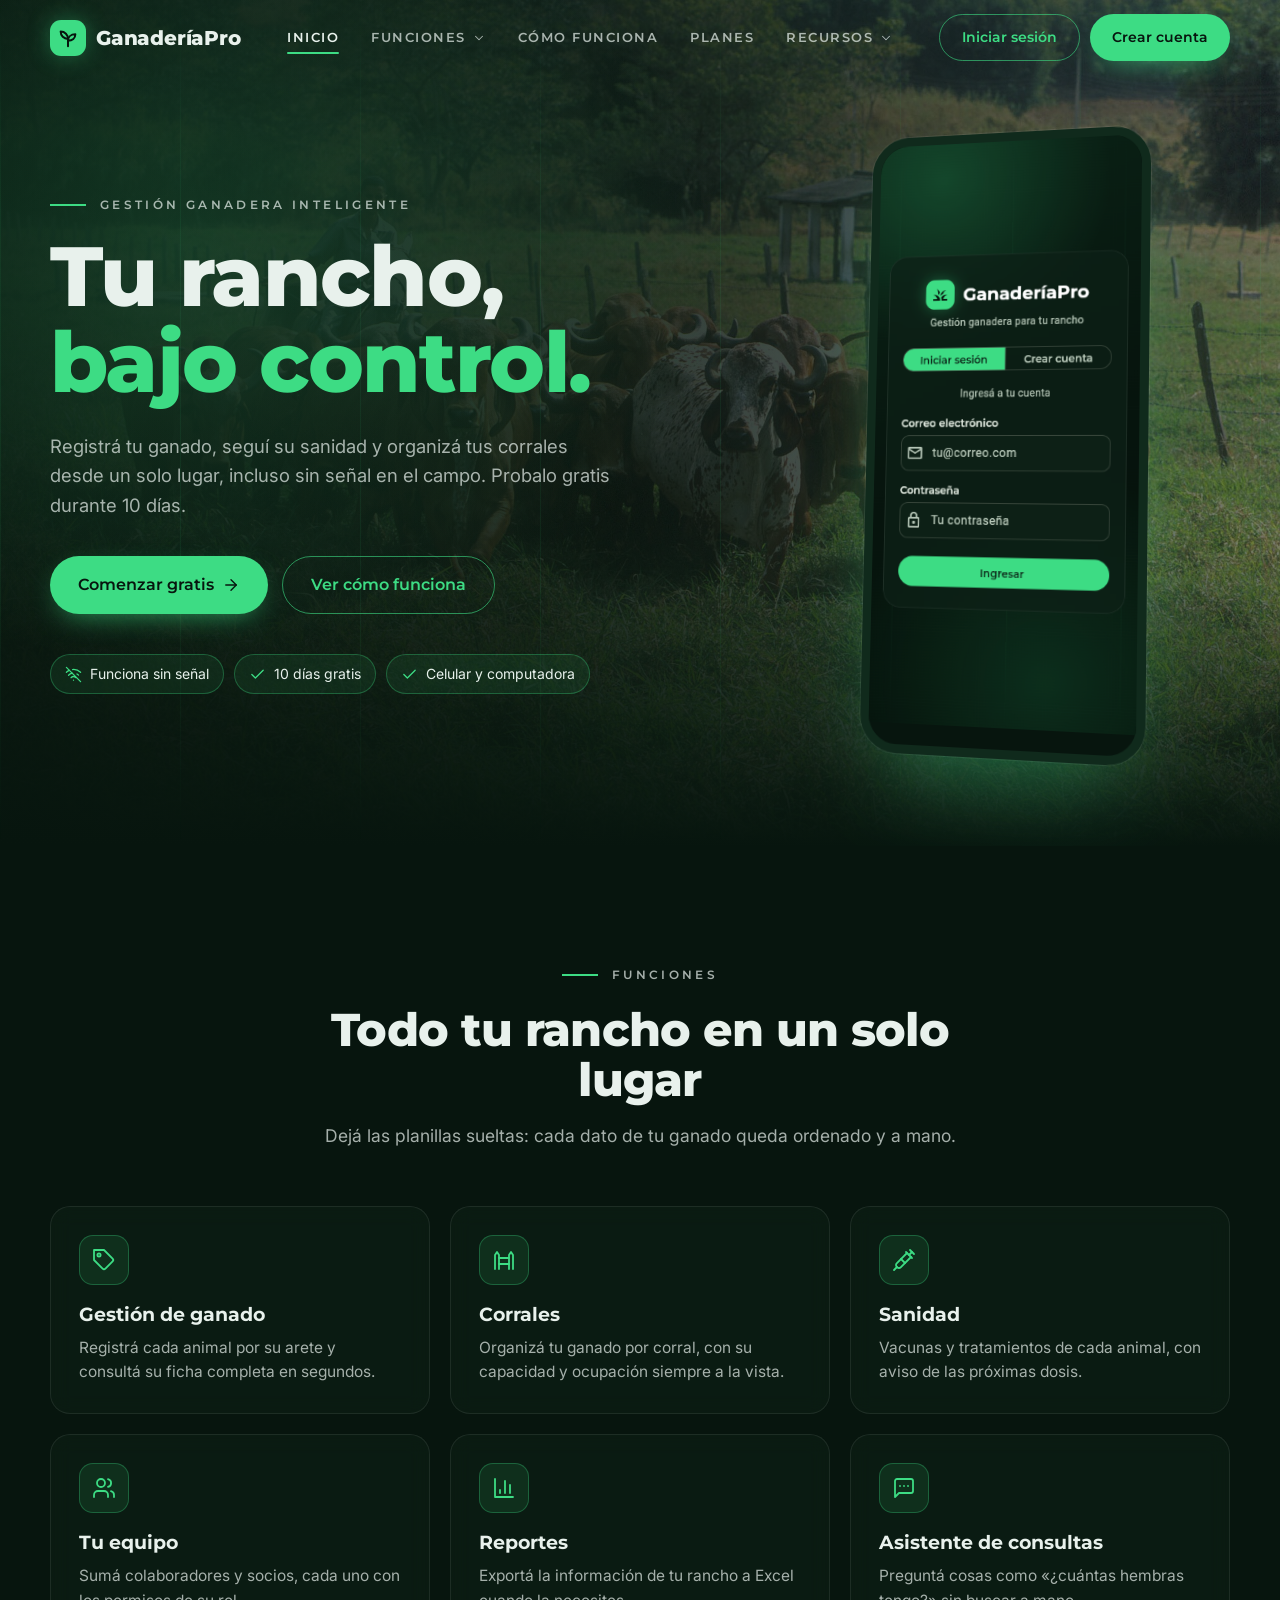
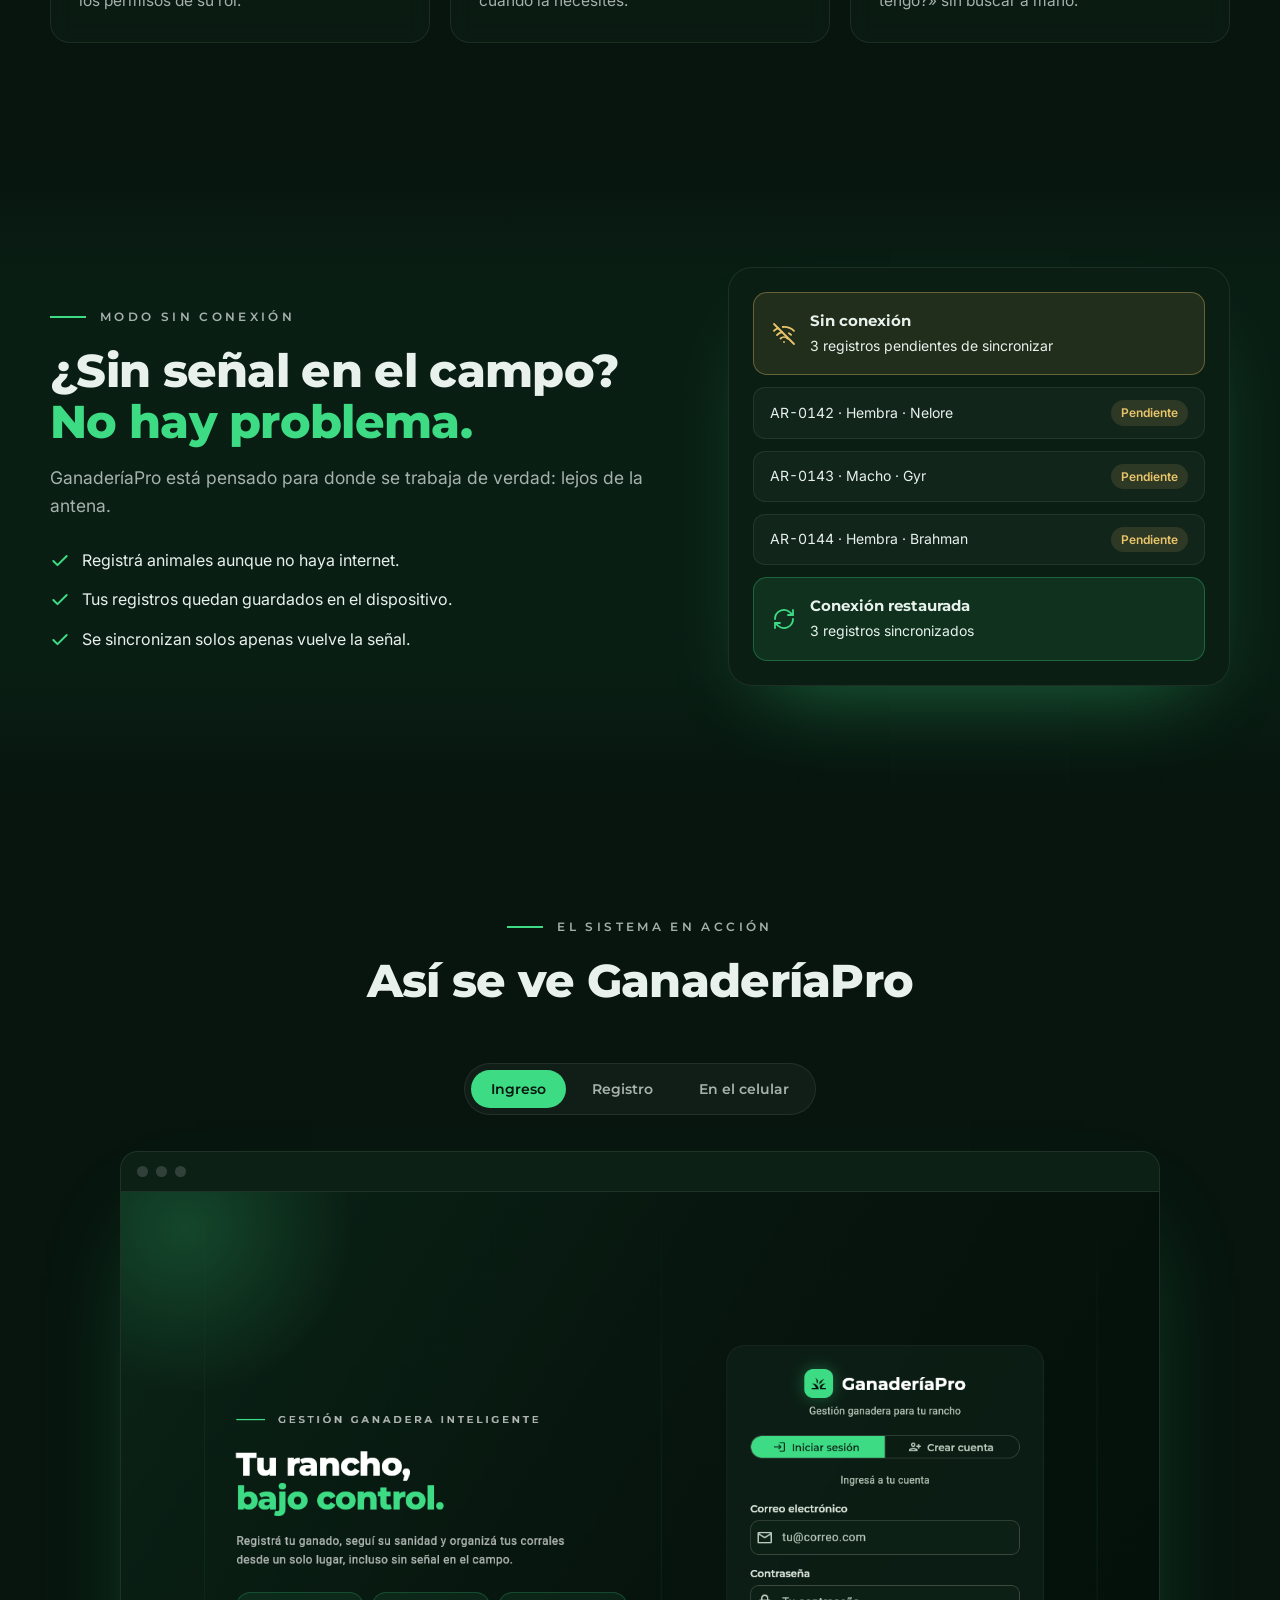
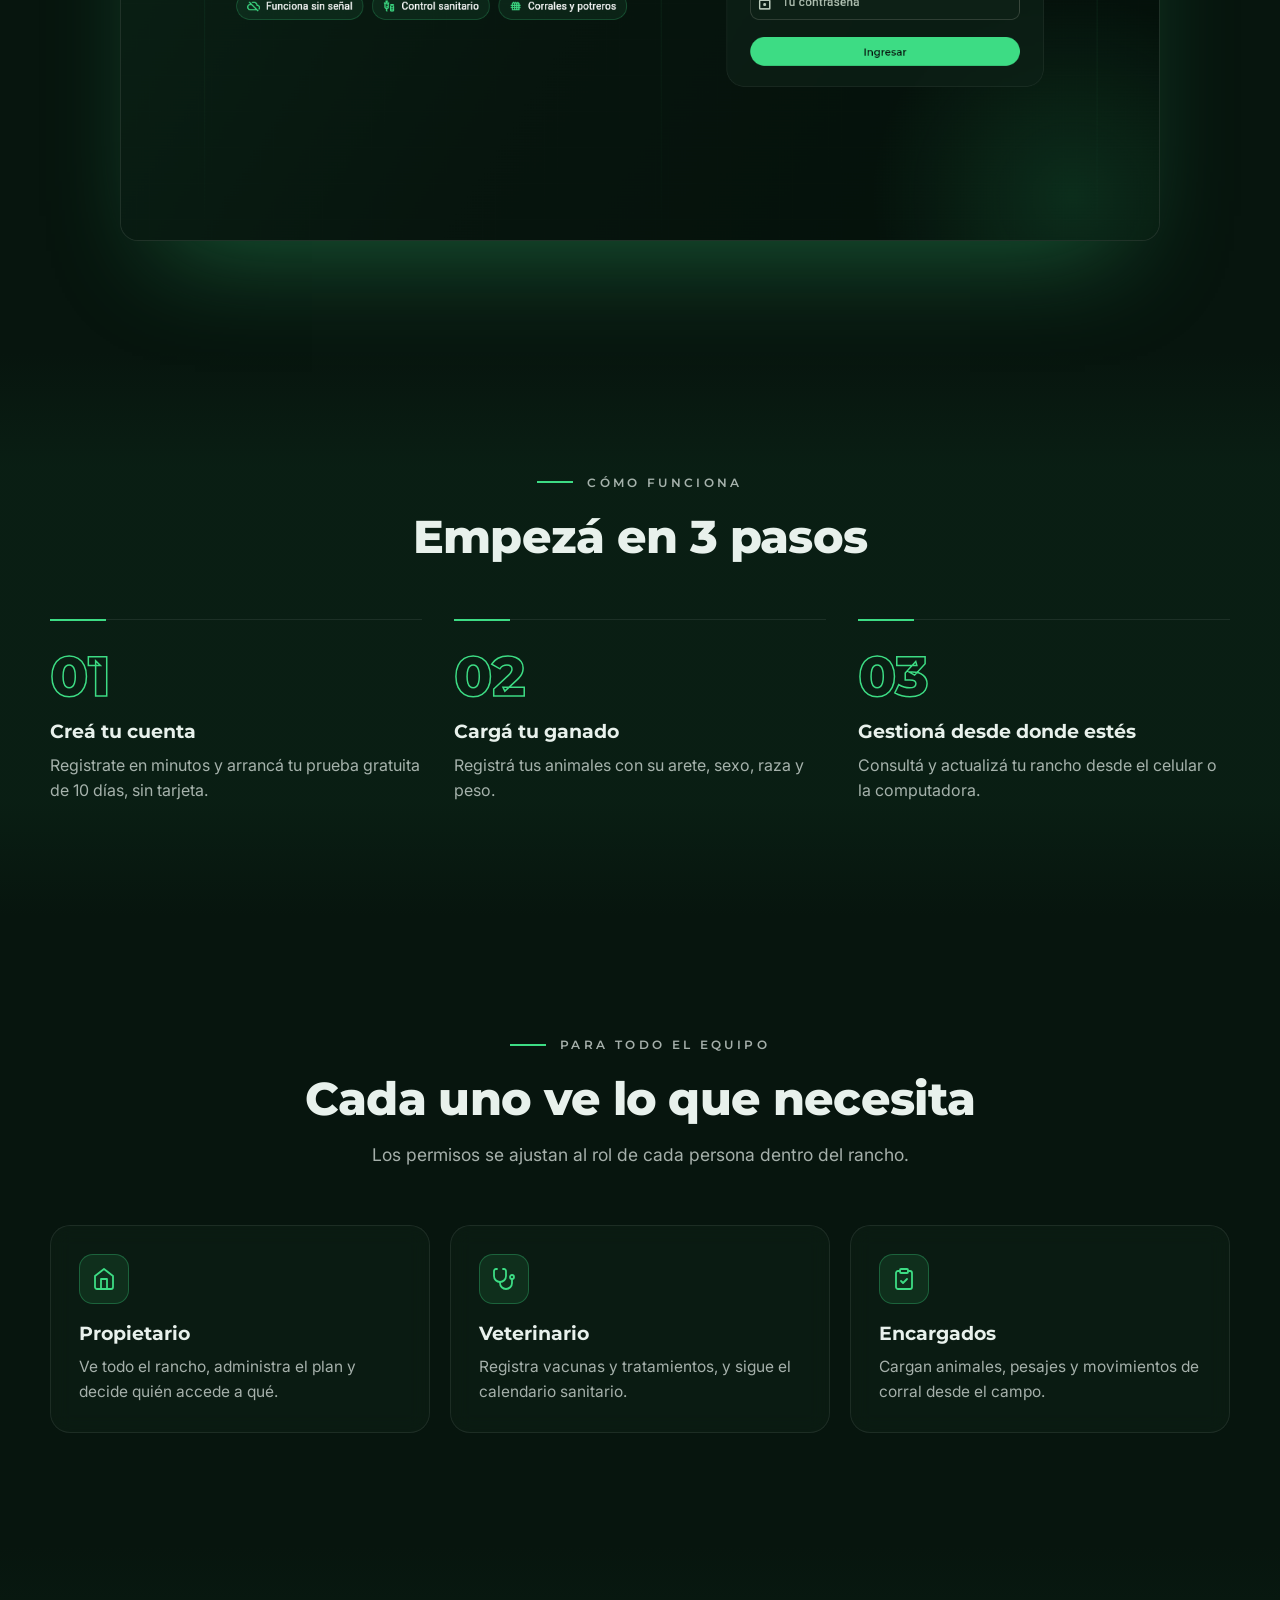
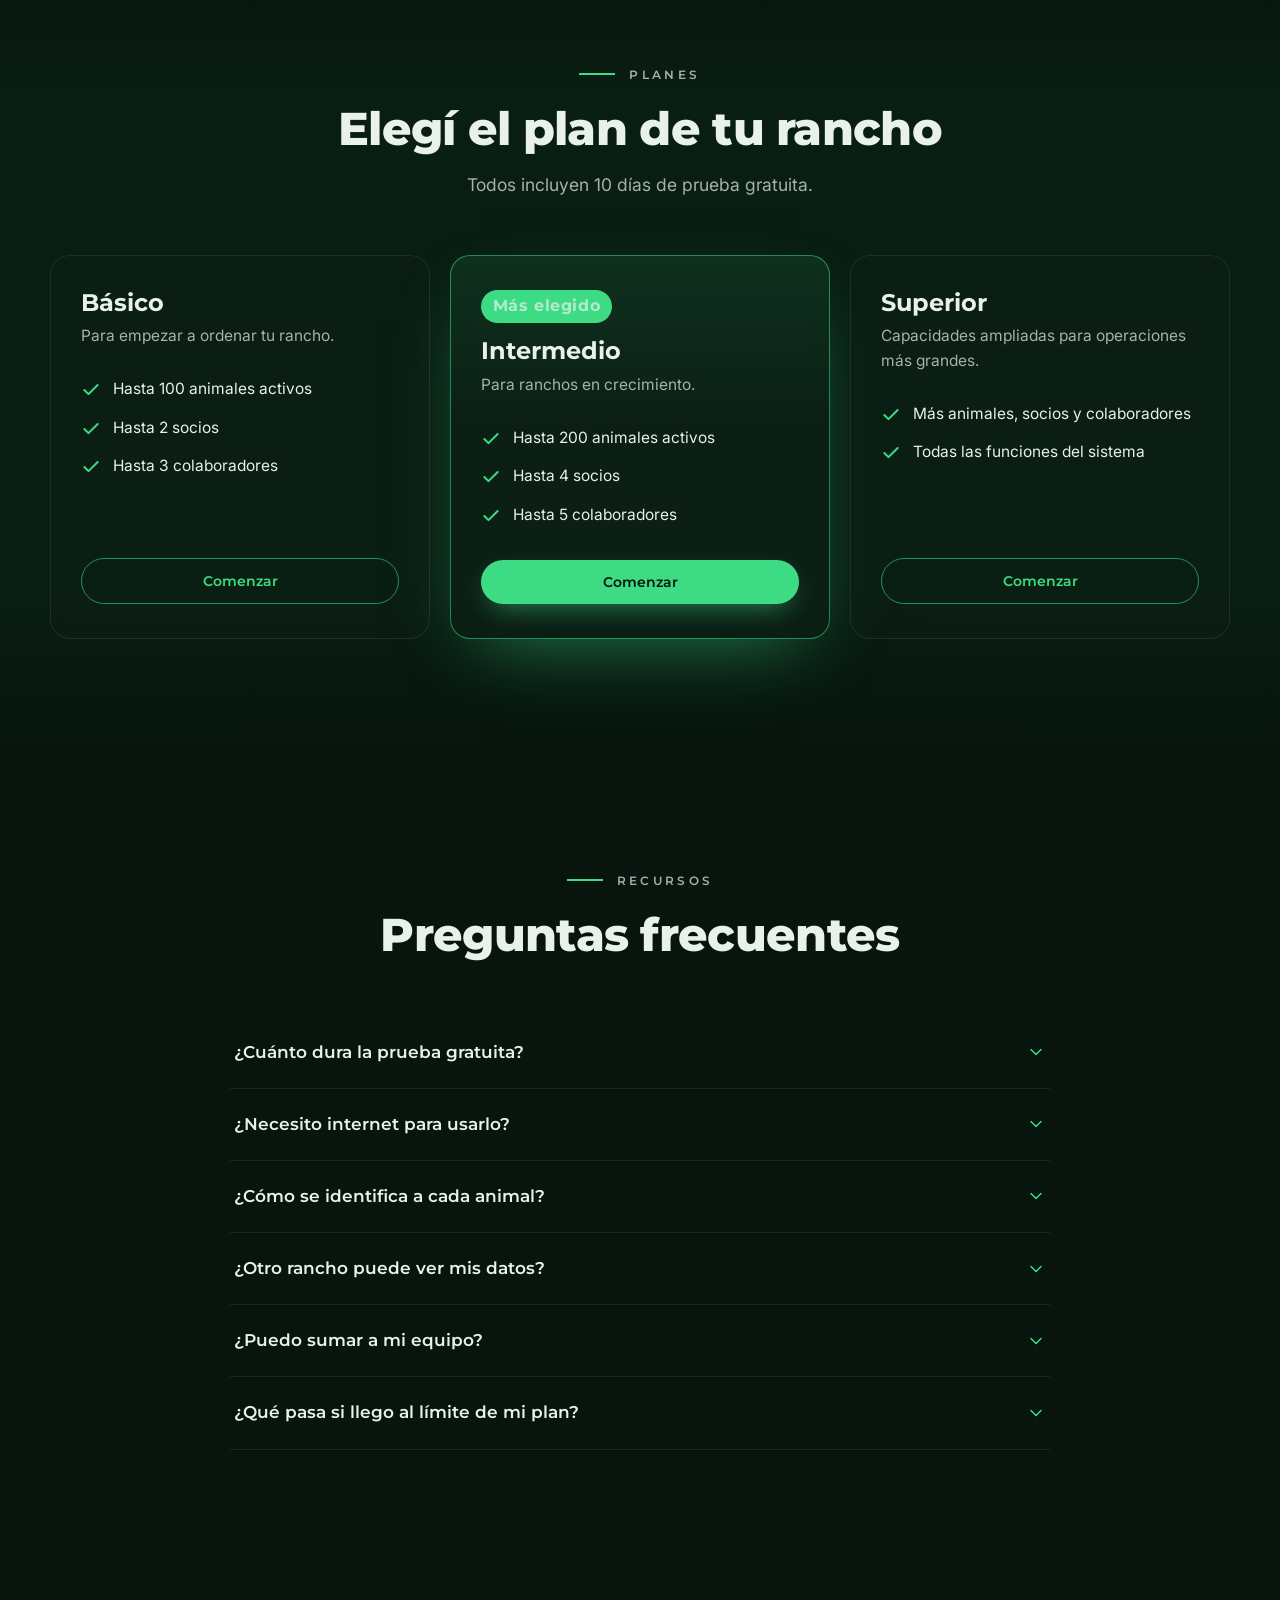
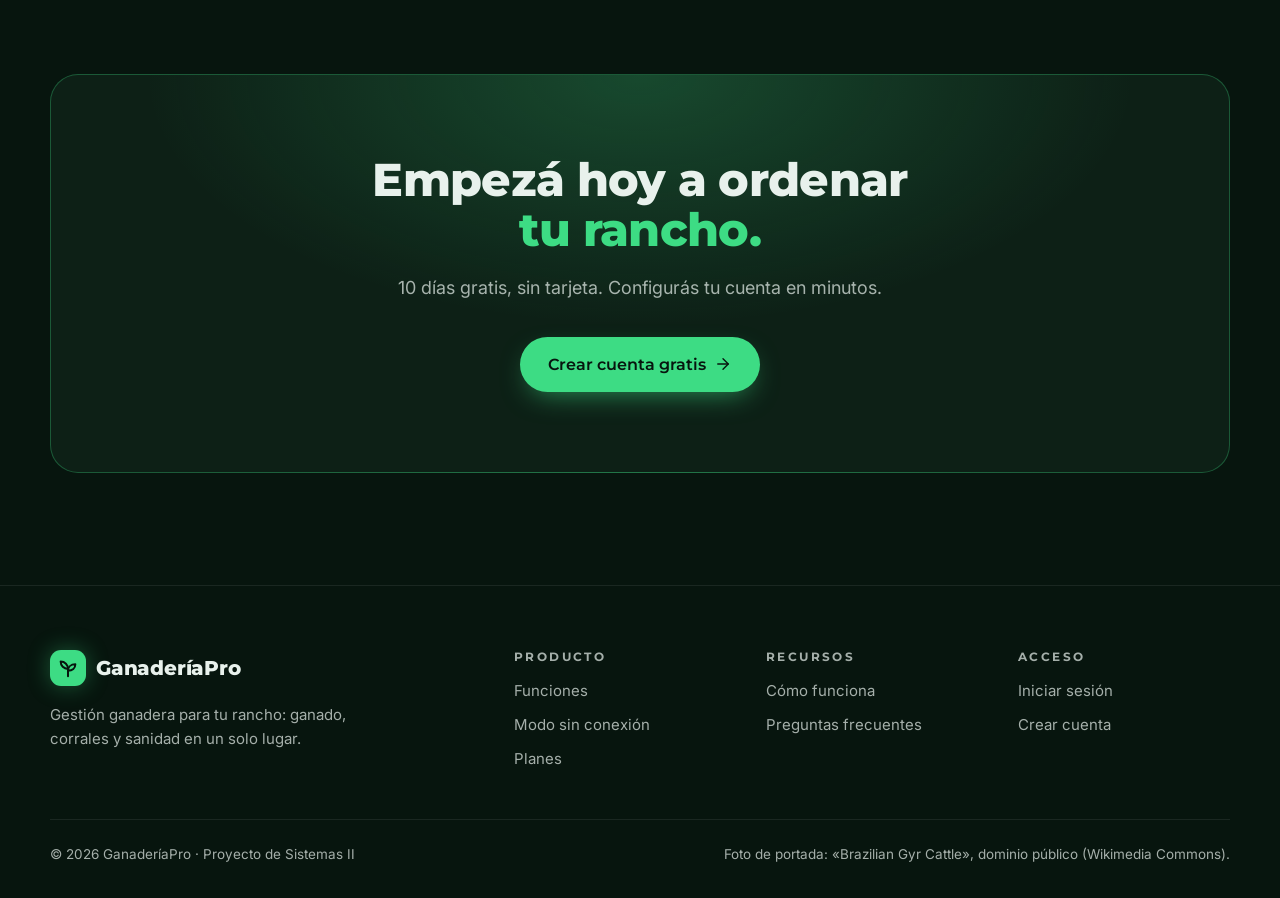
<file: GanaderiaPro.SitioPublico/index.html>
<!DOCTYPE html>
<html lang="es">
<head>
  <meta charset="UTF-8" />
  <meta name="viewport" content="width=device-width, initial-scale=1.0" />
  <title>GanaderíaPro — Gestión ganadera para tu rancho</title>
  <meta
    name="description"
    content="Registrá tu ganado, seguí su sanidad y organizá tus corrales desde un solo lugar, incluso sin señal en el campo. Prueba gratuita de 10 días."
  />
  <meta name="theme-color" content="#07150E" />
  <link rel="preconnect" href="https://fonts.googleapis.com" />
  <link rel="preconnect" href="https://fonts.gstatic.com" crossorigin />
  <link
    href="https://fonts.googleapis.com/css2?family=Inter:wght@400;500;600&family=Montserrat:wght@600;700;800&display=swap"
    rel="stylesheet"
  />
  <link rel="stylesheet" href="css/estilos.css" />
</head>
<body>
  <!-- Íconos propios (trazos simples), reutilizados con <use>. -->
  <svg class="sprite" aria-hidden="true">
    <symbol id="i-logo" viewBox="0 0 24 24"><path d="M12 21v-8" /><path d="M12 13C12 8.5 8.6 5 4 5c0 4.6 3.4 8 8 8Z" /><path d="M12 15c0-4.1 3.1-7 8-7 0 4-3.2 7-8 7Z" /></symbol>
    <symbol id="i-arete" viewBox="0 0 24 24"><path d="M20.6 13.4 13.4 20.6a2 2 0 0 1-2.8 0L2 12V2h10l8.6 8.6a2 2 0 0 1 0 2.8Z" /><circle cx="7" cy="7" r="1.6" /></symbol>
    <symbol id="i-corral" viewBox="0 0 24 24"><path d="M3 21V7l2-3 2 3v14" /><path d="M17 21V7l2-3 2 3v14" /><path d="M7 10h10" /><path d="M7 16h10" /></symbol>
    <symbol id="i-vacuna" viewBox="0 0 24 24"><path d="m18 2 4 4" /><path d="m17 7 3-3" /><path d="M19 9 8.7 19.3a2.4 2.4 0 0 1-3.4 0l-.6-.6a2.4 2.4 0 0 1 0-3.4L15 5" /><path d="m9 11 4 4" /><path d="m5 19-3 3" /><path d="m14 4 6 6" /></symbol>
    <symbol id="i-equipo" viewBox="0 0 24 24"><path d="M16 21v-2a4 4 0 0 0-4-4H6a4 4 0 0 0-4 4v2" /><circle cx="9" cy="7" r="4" /><path d="M22 21v-2a4 4 0 0 0-3-3.9" /><path d="M16 3.1a4 4 0 0 1 0 7.8" /></symbol>
    <symbol id="i-reporte" viewBox="0 0 24 24"><path d="M3 3v18h18" /><path d="M18 17V9" /><path d="M13 17V5" /><path d="M8 17v-3" /></symbol>
    <symbol id="i-asistente" viewBox="0 0 24 24"><path d="M21 15a2 2 0 0 1-2 2H7l-4 4V5a2 2 0 0 1 2-2h14a2 2 0 0 1 2 2Z" /><path d="M8 10h.01" /><path d="M12 10h.01" /><path d="M16 10h.01" /></symbol>
    <symbol id="i-sin-senal" viewBox="0 0 24 24"><path d="m2 2 20 20" /><path d="M8.5 16.5a5 5 0 0 1 7 0" /><path d="M2 8.8a15 15 0 0 1 4.2-2.6" /><path d="M10.7 5c4-.4 8.1.9 11.3 3.8" /><path d="M16.9 11.3a10 10 0 0 1 2.2 1.6" /><path d="M5 13a10 10 0 0 1 5.2-2.8" /><path d="M12 20h.01" /></symbol>
    <symbol id="i-check" viewBox="0 0 24 24"><path d="M20 6 9 17l-5-5" /></symbol>
    <symbol id="i-flecha" viewBox="0 0 24 24"><path d="M5 12h14" /><path d="m12 5 7 7-7 7" /></symbol>
    <symbol id="i-abajo" viewBox="0 0 24 24"><path d="m6 9 6 6 6-6" /></symbol>
    <symbol id="i-casa" viewBox="0 0 24 24"><path d="m3 9 9-7 9 7v11a2 2 0 0 1-2 2H5a2 2 0 0 1-2-2Z" /><path d="M9 22V12h6v10" /></symbol>
    <symbol id="i-estetoscopio" viewBox="0 0 24 24"><path d="M5 2H4a2 2 0 0 0-2 2v5a6 6 0 0 0 12 0V4a2 2 0 0 0-2-2h-1" /><path d="M8 15v1a6 6 0 0 0 12 0v-4" /><circle cx="20" cy="10" r="2" /></symbol>
    <symbol id="i-portapapeles" viewBox="0 0 24 24"><rect x="8" y="2" width="8" height="4" rx="1" /><path d="M16 4h2a2 2 0 0 1 2 2v14a2 2 0 0 1-2 2H6a2 2 0 0 1-2-2V6a2 2 0 0 1 2-2h2" /><path d="m9 14 2 2 4-4" /></symbol>
    <symbol id="i-sincronizar" viewBox="0 0 24 24"><path d="M21 12a9 9 0 0 1-15 6.7L3 16" /><path d="M3 12a9 9 0 0 1 15-6.7L21 8" /><path d="M21 3v5h-5" /><path d="M3 21v-5h5" /></symbol>
  </svg>

  <header class="encabezado" id="encabezado">
    <nav class="nav-contenedor" aria-label="Principal">
      <a href="#inicio" class="logo">
        <span class="logo-marca"><svg><use href="#i-logo" /></svg></span>
        GanaderíaPro
      </a>

      <button class="menu-toggle" id="menuToggle" aria-label="Abrir menú" aria-expanded="false" aria-controls="menu">
        <span></span><span></span><span></span>
      </button>

      <ul class="menu" id="menu">
        <li><a href="#inicio" class="enlace-menu">Inicio</a></li>
        <li class="desplegable">
          <button class="enlace-menu boton-desplegable" aria-expanded="false" aria-controls="menu-funciones">
            Funciones <svg class="chevron"><use href="#i-abajo" /></svg>
          </button>
          <ul class="submenu" id="menu-funciones">
            <li><a href="#f-ganado">Gestión de ganado</a></li>
            <li><a href="#f-corrales">Corrales</a></li>
            <li><a href="#f-sanidad">Sanidad</a></li>
            <li><a href="#sin-conexion">Modo sin conexión</a></li>
            <li><a href="#f-asistente">Asistente de consultas</a></li>
          </ul>
        </li>
        <li><a href="#como-funciona" class="enlace-menu">Cómo funciona</a></li>
        <li><a href="#planes" class="enlace-menu">Planes</a></li>
        <li class="desplegable">
          <button class="enlace-menu boton-desplegable" aria-expanded="false" aria-controls="menu-recursos">
            Recursos <svg class="chevron"><use href="#i-abajo" /></svg>
          </button>
          <ul class="submenu" id="menu-recursos">
            <li><a href="#faq">Preguntas frecuentes</a></li>
          </ul>
        </li>
        <li class="menu-solo-movil"><a href="#" class="boton boton-contorno" data-ruta="/login">Iniciar sesión</a></li>
        <li class="menu-solo-movil"><a href="#" class="boton boton-primario" data-ruta="/registro">Crear cuenta</a></li>
      </ul>

      <div class="acciones-header">
        <a href="#" class="boton boton-contorno" data-ruta="/login">Iniciar sesión</a>
        <a href="#" class="boton boton-primario" data-ruta="/registro">Crear cuenta</a>
      </div>
    </nav>
  </header>

  <main>
    <!-- Portada -->
    <section id="inicio" class="hero">
      <div class="hero-fondo" aria-hidden="true"></div>
      <div class="contenedor hero-contenido">
        <div class="hero-texto" data-revelar>
          <p class="eyebrow">Gestión ganadera inteligente</p>
          <h1>Tu rancho,<br /><span class="texto-verde">bajo control.</span></h1>
          <p class="hero-subtitulo">
            Registrá tu ganado, seguí su sanidad y organizá tus corrales desde un solo lugar,
            incluso sin señal en el campo. Probalo gratis durante 10 días.
          </p>
          <div class="hero-botones">
            <a href="#" class="boton boton-primario boton-grande" data-ruta="/registro">
              Comenzar gratis <svg class="icono-boton"><use href="#i-flecha" /></svg>
            </a>
            <a href="#como-funciona" class="boton boton-contorno boton-grande">Ver cómo funciona</a>
          </div>
          <ul class="hero-rasgos">
            <li><svg><use href="#i-sin-senal" /></svg>Funciona sin señal</li>
            <li><svg><use href="#i-check" /></svg>10 días gratis</li>
            <li><svg><use href="#i-check" /></svg>Celular y computadora</li>
          </ul>
        </div>
        <div class="hero-telefono" data-revelar aria-hidden="true">
          <div class="telefono">
            <img src="img/app-celular.png" alt="" />
          </div>
        </div>
      </div>
    </section>

    <!-- Funciones -->
    <section id="funciones" class="seccion">
      <div class="contenedor">
        <div class="encabezado-seccion" data-revelar>
          <p class="eyebrow">Funciones</p>
          <h2>Todo tu rancho en un solo lugar</h2>
          <p class="bajada">Dejá las planillas sueltas: cada dato de tu ganado queda ordenado y a mano.</p>
        </div>
        <div class="grilla-funciones">
          <article class="tarjeta" id="f-ganado" data-revelar>
            <span class="icono"><svg><use href="#i-arete" /></svg></span>
            <h3>Gestión de ganado</h3>
            <p>Registrá cada animal por su arete y consultá su ficha completa en segundos.</p>
          </article>
          <article class="tarjeta" id="f-corrales" data-revelar>
            <span class="icono"><svg><use href="#i-corral" /></svg></span>
            <h3>Corrales</h3>
            <p>Organizá tu ganado por corral, con su capacidad y ocupación siempre a la vista.</p>
          </article>
          <article class="tarjeta" id="f-sanidad" data-revelar>
            <span class="icono"><svg><use href="#i-vacuna" /></svg></span>
            <h3>Sanidad</h3>
            <p>Vacunas y tratamientos de cada animal, con aviso de las próximas dosis.</p>
          </article>
          <article class="tarjeta" id="f-equipo" data-revelar>
            <span class="icono"><svg><use href="#i-equipo" /></svg></span>
            <h3>Tu equipo</h3>
            <p>Sumá colaboradores y socios, cada uno con los permisos de su rol.</p>
          </article>
          <article class="tarjeta" id="f-reportes" data-revelar>
            <span class="icono"><svg><use href="#i-reporte" /></svg></span>
            <h3>Reportes</h3>
            <p>Exportá la información de tu rancho a Excel cuando la necesites.</p>
          </article>
          <article class="tarjeta" id="f-asistente" data-revelar>
            <span class="icono"><svg><use href="#i-asistente" /></svg></span>
            <h3>Asistente de consultas</h3>
            <p>Preguntá cosas como «¿cuántas hembras tengo?» sin buscar a mano.</p>
          </article>
        </div>
      </div>
    </section>

    <!-- Modo sin conexión -->
    <section id="sin-conexion" class="seccion seccion-destacada">
      <div class="contenedor dos-columnas">
        <div data-revelar>
          <p class="eyebrow">Modo sin conexión</p>
          <h2>¿Sin señal en el campo?<br /><span class="texto-verde">No hay problema.</span></h2>
          <p class="bajada">
            GanaderíaPro está pensado para donde se trabaja de verdad: lejos de la antena.
          </p>
          <ul class="lista-check">
            <li><svg><use href="#i-check" /></svg>Registrá animales aunque no haya internet.</li>
            <li><svg><use href="#i-check" /></svg>Tus registros quedan guardados en el dispositivo.</li>
            <li><svg><use href="#i-check" /></svg>Se sincronizan solos apenas vuelve la señal.</li>
          </ul>
        </div>
        <div class="estado-conexion" data-revelar aria-hidden="true">
          <div class="aviso aviso-sin-senal">
            <svg><use href="#i-sin-senal" /></svg>
            <div>
              <strong>Sin conexión</strong>
              <span>3 registros pendientes de sincronizar</span>
            </div>
          </div>
          <div class="registro-pendiente"><span>AR-0142 · Hembra · Nelore</span><em>Pendiente</em></div>
          <div class="registro-pendiente"><span>AR-0143 · Macho · Gyr</span><em>Pendiente</em></div>
          <div class="registro-pendiente"><span>AR-0144 · Hembra · Brahman</span><em>Pendiente</em></div>
          <div class="aviso aviso-ok">
            <svg><use href="#i-sincronizar" /></svg>
            <div>
              <strong>Conexión restaurada</strong>
              <span>3 registros sincronizados</span>
            </div>
          </div>
        </div>
      </div>
    </section>

    <!-- El sistema en acción -->
    <section id="demo" class="seccion">
      <div class="contenedor">
        <div class="encabezado-seccion" data-revelar>
          <p class="eyebrow">El sistema en acción</p>
          <h2>Así se ve GanaderíaPro</h2>
        </div>
        <div class="pestanas" role="tablist" aria-label="Pantallas del sistema" data-revelar>
          <button class="pestana activa" role="tab" aria-selected="true" aria-controls="panel-ingreso" id="tab-ingreso">Ingreso</button>
          <button class="pestana" role="tab" aria-selected="false" aria-controls="panel-registro" id="tab-registro">Registro</button>
          <button class="pestana" role="tab" aria-selected="false" aria-controls="panel-celular" id="tab-celular">En el celular</button>
        </div>
        <div class="vitrina" data-revelar>
          <div class="panel activo" role="tabpanel" id="panel-ingreso" aria-labelledby="tab-ingreso">
            <div class="navegador"><span></span><span></span><span></span></div>
            <img src="img/app-ingreso.png" alt="Pantalla de ingreso de GanaderíaPro" loading="lazy" />
          </div>
          <div class="panel" role="tabpanel" id="panel-registro" aria-labelledby="tab-registro" hidden>
            <div class="navegador"><span></span><span></span><span></span></div>
            <img src="img/app-registro.png" alt="Pantalla de registro con el plan Intermedio elegido" loading="lazy" />
          </div>
          <div class="panel panel-celular" role="tabpanel" id="panel-celular" aria-labelledby="tab-celular" hidden>
            <div class="telefono"><img src="img/app-celular.png" alt="GanaderíaPro en un celular" loading="lazy" /></div>
          </div>
        </div>
      </div>
    </section>

    <!-- Cómo funciona -->
    <section id="como-funciona" class="seccion seccion-destacada">
      <div class="contenedor">
        <div class="encabezado-seccion" data-revelar>
          <p class="eyebrow">Cómo funciona</p>
          <h2>Empezá en 3 pasos</h2>
        </div>
        <ol class="pasos">
          <li data-revelar>
            <span class="numero">01</span>
            <h3>Creá tu cuenta</h3>
            <p>Registrate en minutos y arrancá tu prueba gratuita de 10 días, sin tarjeta.</p>
          </li>
          <li data-revelar>
            <span class="numero">02</span>
            <h3>Cargá tu ganado</h3>
            <p>Registrá tus animales con su arete, sexo, raza y peso.</p>
          </li>
          <li data-revelar>
            <span class="numero">03</span>
            <h3>Gestioná desde donde estés</h3>
            <p>Consultá y actualizá tu rancho desde el celular o la computadora.</p>
          </li>
        </ol>
      </div>
    </section>

    <!-- Para quién es -->
    <section id="para-quien" class="seccion">
      <div class="contenedor">
        <div class="encabezado-seccion" data-revelar>
          <p class="eyebrow">Para todo el equipo</p>
          <h2>Cada uno ve lo que necesita</h2>
          <p class="bajada">Los permisos se ajustan al rol de cada persona dentro del rancho.</p>
        </div>
        <div class="grilla-roles">
          <article class="tarjeta" data-revelar>
            <span class="icono"><svg><use href="#i-casa" /></svg></span>
            <h3>Propietario</h3>
            <p>Ve todo el rancho, administra el plan y decide quién accede a qué.</p>
          </article>
          <article class="tarjeta" data-revelar>
            <span class="icono"><svg><use href="#i-estetoscopio" /></svg></span>
            <h3>Veterinario</h3>
            <p>Registra vacunas y tratamientos, y sigue el calendario sanitario.</p>
          </article>
          <article class="tarjeta" data-revelar>
            <span class="icono"><svg><use href="#i-portapapeles" /></svg></span>
            <h3>Encargados</h3>
            <p>Cargan animales, pesajes y movimientos de corral desde el campo.</p>
          </article>
        </div>
      </div>
    </section>

    <!-- Planes -->
    <section id="planes" class="seccion seccion-destacada">
      <div class="contenedor">
        <div class="encabezado-seccion" data-revelar>
          <p class="eyebrow">Planes</p>
          <h2>Elegí el plan de tu rancho</h2>
          <p class="bajada">Todos incluyen 10 días de prueba gratuita.</p>
        </div>
        <div class="grilla-planes">
          <article class="tarjeta plan" data-revelar>
            <h3>Básico</h3>
            <p class="plan-descripcion">Para empezar a ordenar tu rancho.</p>
            <ul class="lista-check">
              <li><svg><use href="#i-check" /></svg>Hasta 100 animales activos</li>
              <li><svg><use href="#i-check" /></svg>Hasta 2 socios</li>
              <li><svg><use href="#i-check" /></svg>Hasta 3 colaboradores</li>
            </ul>
            <a href="#" class="boton boton-contorno" data-ruta="/registro?plan=Basico">Comenzar</a>
          </article>
          <article class="tarjeta plan plan-destacado" data-revelar>
            <p class="etiqueta">Más elegido</p>
            <h3>Intermedio</h3>
            <p class="plan-descripcion">Para ranchos en crecimiento.</p>
            <ul class="lista-check">
              <li><svg><use href="#i-check" /></svg>Hasta 200 animales activos</li>
              <li><svg><use href="#i-check" /></svg>Hasta 4 socios</li>
              <li><svg><use href="#i-check" /></svg>Hasta 5 colaboradores</li>
            </ul>
            <a href="#" class="boton boton-primario" data-ruta="/registro?plan=Intermedio">Comenzar</a>
          </article>
          <article class="tarjeta plan" data-revelar>
            <h3>Superior</h3>
            <p class="plan-descripcion">Capacidades ampliadas para operaciones más grandes.</p>
            <ul class="lista-check">
              <li><svg><use href="#i-check" /></svg>Más animales, socios y colaboradores</li>
              <li><svg><use href="#i-check" /></svg>Todas las funciones del sistema</li>
            </ul>
            <a href="#" class="boton boton-contorno" data-ruta="/registro?plan=Superior">Comenzar</a>
          </article>
        </div>
      </div>
    </section>

    <!-- Preguntas frecuentes -->
    <section id="faq" class="seccion">
      <div class="contenedor contenedor-angosto">
        <div class="encabezado-seccion" data-revelar>
          <p class="eyebrow">Recursos</p>
          <h2>Preguntas frecuentes</h2>
        </div>
        <div class="faq" data-revelar>
          <details>
            <summary>¿Cuánto dura la prueba gratuita?<svg><use href="#i-abajo" /></svg></summary>
            <p>Diez días, contados desde que creás tu cuenta. No te pedimos tarjeta para empezar.</p>
          </details>
          <details>
            <summary>¿Necesito internet para usarlo?<svg><use href="#i-abajo" /></svg></summary>
            <p>Para la mayoría de las funciones sí, pero podés registrar animales sin conexión: quedan guardados en el dispositivo y se sincronizan solos cuando vuelve la señal.</p>
          </details>
          <details>
            <summary>¿Cómo se identifica a cada animal?<svg><use href="#i-abajo" /></svg></summary>
            <p>Por su número de arete, que no se puede repetir dentro de tu rancho.</p>
          </details>
          <details>
            <summary>¿Otro rancho puede ver mis datos?<svg><use href="#i-abajo" /></svg></summary>
            <p>No. Cada rancho accede únicamente a su propia información.</p>
          </details>
          <details>
            <summary>¿Puedo sumar a mi equipo?<svg><use href="#i-abajo" /></svg></summary>
            <p>Sí. Podés sumar socios y colaboradores según tu plan, y cada uno trabaja con los permisos de su rol.</p>
          </details>
          <details>
            <summary>¿Qué pasa si llego al límite de mi plan?<svg><use href="#i-abajo" /></svg></summary>
            <p>El sistema te avisa cuando estás cerca del límite y te indica qué plan necesitás para seguir creciendo.</p>
          </details>
        </div>
      </div>
    </section>

    <!-- Llamado final -->
    <section id="empezar" class="seccion">
      <div class="contenedor">
        <div class="cta" data-revelar>
          <h2>Empezá hoy a ordenar<br /><span class="texto-verde">tu rancho.</span></h2>
          <p>10 días gratis, sin tarjeta. Configurás tu cuenta en minutos.</p>
          <a href="#" class="boton boton-primario boton-grande" data-ruta="/registro">
            Crear cuenta gratis <svg class="icono-boton"><use href="#i-flecha" /></svg>
          </a>
        </div>
      </div>
    </section>
  </main>

  <footer class="pie">
    <div class="contenedor pie-grilla">
      <div class="pie-marca">
        <a href="#inicio" class="logo">
          <span class="logo-marca"><svg><use href="#i-logo" /></svg></span>
          GanaderíaPro
        </a>
        <p>Gestión ganadera para tu rancho: ganado, corrales y sanidad en un solo lugar.</p>
      </div>
      <nav aria-label="Producto">
        <h4>Producto</h4>
        <a href="#funciones">Funciones</a>
        <a href="#sin-conexion">Modo sin conexión</a>
        <a href="#planes">Planes</a>
      </nav>
      <nav aria-label="Recursos">
        <h4>Recursos</h4>
        <a href="#como-funciona">Cómo funciona</a>
        <a href="#faq">Preguntas frecuentes</a>
      </nav>
      <nav aria-label="Acceso">
        <h4>Acceso</h4>
        <a href="#" data-ruta="/login">Iniciar sesión</a>
        <a href="#" data-ruta="/registro">Crear cuenta</a>
      </nav>
    </div>
    <div class="contenedor pie-legal">
      <p>&copy; 2026 GanaderíaPro · Proyecto de Sistemas II</p>
      <p>Foto de portada: «Brazilian Gyr Cattle», dominio público (Wikimedia Commons).</p>
    </div>
  </footer>

  <script src="js/script.js"></script>
</body>
</html>
</file>
<file: GanaderiaPro.SitioPublico/css/estilos.css>
/* ===== Identidad (mismos colores que la app) ===== */
:root {
  --verde-noche: #07150e;
  --verde-profundo: #0b2417;
  --superficie: rgba(13, 32, 22, 0.62);
  --superficie-solida: #0d2016;
  --verde: #3ddc84;
  --verde-suave: rgba(61, 220, 132, 0.1);
  --verde-borde: rgba(61, 220, 132, 0.3);
  --texto: #e8f1ec;
  --texto-suave: rgba(232, 241, 236, 0.7);
  --borde: rgba(255, 255, 255, 0.08);
  --ambar: #e9c46a;
  --radio: 20px;
  --fuente-titulos: 'Montserrat', system-ui, sans-serif;
  --fuente-texto: 'Inter', system-ui, sans-serif;
  --alto-encabezado: 76px;
}

*,
*::before,
*::after {
  box-sizing: border-box;
}

html {
  scroll-behavior: smooth;
}

body {
  margin: 0;
  background: var(--verde-noche);
  color: var(--texto);
  font-family: var(--fuente-texto);
  font-size: 16px;
  line-height: 1.6;
  -webkit-font-smoothing: antialiased;
}

::selection {
  background: var(--verde);
  color: var(--verde-noche);
}

img {
  max-width: 100%;
  display: block;
}

a {
  color: inherit;
  text-decoration: none;
}

h1,
h2,
h3,
h4 {
  font-family: var(--fuente-titulos);
  margin: 0;
  line-height: 1.1;
}

h1 {
  font-size: clamp(44px, 7vw, 84px);
  font-weight: 800;
  letter-spacing: -0.02em;
  line-height: 1.02;
}

h2 {
  font-size: clamp(30px, 4vw, 46px);
  font-weight: 800;
  letter-spacing: -0.015em;
}

h3 {
  font-size: 19px;
  font-weight: 700;
}

p {
  margin: 0;
}

[id] {
  scroll-margin-top: calc(var(--alto-encabezado) + 16px);
}

/* Íconos SVG de trazo */
.sprite {
  position: absolute;
  width: 0;
  height: 0;
  overflow: hidden;
}

svg:not(.sprite) {
  fill: none;
  stroke: currentColor;
  stroke-width: 1.8;
  stroke-linecap: round;
  stroke-linejoin: round;
}

.contenedor {
  width: min(1180px, 100% - 48px);
  margin-inline: auto;
}

.contenedor-angosto {
  width: min(820px, 100% - 48px);
}

.texto-verde {
  color: var(--verde);
}

.eyebrow {
  display: inline-flex;
  align-items: center;
  gap: 14px;
  font-family: var(--fuente-titulos);
  font-size: 12px;
  font-weight: 600;
  letter-spacing: 0.28em;
  text-transform: uppercase;
  color: var(--texto-suave);
  margin-bottom: 20px;
}

.eyebrow::before {
  content: '';
  width: 36px;
  height: 2px;
  background: var(--verde);
}

/* ===== Botones ===== */
.boton {
  display: inline-flex;
  align-items: center;
  justify-content: center;
  gap: 8px;
  padding: 11px 22px;
  border-radius: 999px;
  font-family: var(--fuente-titulos);
  font-size: 14px;
  font-weight: 600;
  white-space: nowrap;
  transition: transform 0.2s ease, background-color 0.2s ease, box-shadow 0.2s ease, border-color 0.2s ease;
}

.boton-primario {
  background: var(--verde);
  color: var(--verde-noche);
  box-shadow: 0 10px 28px -10px rgba(61, 220, 132, 0.65);
}

.boton-primario:hover {
  transform: translateY(-2px);
  background: #5be89a;
  box-shadow: 0 14px 34px -10px rgba(61, 220, 132, 0.8);
}

.boton-contorno {
  border: 1.5px solid rgba(61, 220, 132, 0.6);
  color: var(--verde);
}

.boton-contorno:hover {
  background: var(--verde-suave);
  border-color: var(--verde);
}

.boton-grande {
  padding: 15px 28px;
  font-size: 16px;
}

.icono-boton {
  width: 18px;
  height: 18px;
  transition: transform 0.2s ease;
}

.boton:hover .icono-boton {
  transform: translateX(3px);
}

/* ===== Encabezado ===== */
.encabezado {
  position: fixed;
  inset: 0 0 auto;
  z-index: 50;
  height: var(--alto-encabezado);
  transition: background-color 0.3s ease, border-color 0.3s ease, backdrop-filter 0.3s ease;
  border-bottom: 1px solid transparent;
}

.encabezado.con-fondo {
  background: rgba(7, 21, 14, 0.82);
  backdrop-filter: blur(14px);
  -webkit-backdrop-filter: blur(14px);
  border-bottom-color: var(--borde);
}

.nav-contenedor {
  width: min(1180px, 100% - 48px);
  height: 100%;
  margin-inline: auto;
  display: flex;
  align-items: center;
  gap: 32px;
}

.logo {
  display: inline-flex;
  align-items: center;
  gap: 10px;
  font-family: var(--fuente-titulos);
  font-size: 20px;
  font-weight: 800;
  letter-spacing: -0.01em;
}

.logo-marca {
  display: grid;
  place-items: center;
  width: 36px;
  height: 36px;
  border-radius: 11px;
  background: var(--verde);
  color: var(--verde-noche);
  box-shadow: 0 0 22px rgba(61, 220, 132, 0.35);
}

.logo-marca svg {
  width: 22px;
  height: 22px;
  stroke-width: 2.2;
}

.menu {
  list-style: none;
  margin: 0 0 0 auto;
  padding: 0;
  display: flex;
  align-items: center;
  gap: 4px;
}

.enlace-menu {
  position: relative;
  display: inline-flex;
  align-items: center;
  gap: 6px;
  padding: 10px 14px;
  background: none;
  border: 0;
  color: var(--texto-suave);
  font-family: var(--fuente-titulos);
  font-size: 12.5px;
  font-weight: 600;
  letter-spacing: 0.12em;
  text-transform: uppercase;
  cursor: pointer;
  transition: color 0.2s ease;
}

.enlace-menu::after {
  content: '';
  position: absolute;
  left: 14px;
  right: 14px;
  bottom: 4px;
  height: 2px;
  border-radius: 2px;
  background: var(--verde);
  transform: scaleX(0);
  transition: transform 0.25s ease;
}

.enlace-menu:hover,
.enlace-menu.activo {
  color: var(--texto);
}

.enlace-menu.activo::after {
  transform: scaleX(1);
}

.chevron {
  width: 14px;
  height: 14px;
  transition: transform 0.2s ease;
}

.desplegable {
  position: relative;
}

.submenu {
  list-style: none;
  margin: 0;
  padding: 8px;
  position: absolute;
  top: calc(100% + 10px);
  left: 0;
  min-width: 240px;
  background: rgba(13, 32, 22, 0.97);
  border: 1px solid var(--borde);
  border-radius: 16px;
  box-shadow: 0 24px 48px -16px rgba(0, 0, 0, 0.6);
  opacity: 0;
  visibility: hidden;
  transform: translateY(6px);
  transition: opacity 0.2s ease, transform 0.2s ease, visibility 0.2s;
}

/* Puente invisible para que el menú no se cierre al bajar el mouse. */
.submenu::before {
  content: '';
  position: absolute;
  inset: -12px 0 auto;
  height: 12px;
}

.submenu a {
  display: block;
  padding: 10px 14px;
  border-radius: 10px;
  color: var(--texto-suave);
  font-size: 14.5px;
  transition: background-color 0.2s ease, color 0.2s ease;
}

.submenu a:hover {
  background: var(--verde-suave);
  color: var(--texto);
}

.desplegable.abierto .submenu {
  opacity: 1;
  visibility: visible;
  transform: none;
}

.desplegable.abierto .chevron {
  transform: rotate(180deg);
}

@media (hover: hover) and (min-width: 961px) {
  .desplegable:hover .submenu,
  .desplegable:focus-within .submenu {
    opacity: 1;
    visibility: visible;
    transform: none;
  }

  .desplegable:hover .chevron {
    transform: rotate(180deg);
  }
}

.acciones-header {
  display: flex;
  gap: 10px;
}

.menu-solo-movil,
.menu-toggle {
  display: none;
}

/* ===== Portada ===== */
.hero {
  position: relative;
  min-height: clamp(660px, 94vh, 920px);
  display: flex;
  align-items: center;
  padding: calc(var(--alto-encabezado) + 40px) 0 80px;
  overflow: hidden;
}

.hero-fondo {
  position: absolute;
  inset: 0;
  background:
    radial-gradient(60% 70% at 15% 30%, rgba(61, 220, 132, 0.16), transparent 70%),
    linear-gradient(90deg, rgba(7, 21, 14, 0.97) 0%, rgba(7, 21, 14, 0.88) 42%, rgba(7, 21, 14, 0.55) 100%),
    linear-gradient(180deg, transparent 65%, var(--verde-noche) 100%),
    url('../img/portada-ganado.jpg') center 35% / cover no-repeat;
}

/* Líneas verticales finas, apenas visibles. */
.hero-fondo::after {
  content: '';
  position: absolute;
  inset: 0;
  background-image: linear-gradient(to right, rgba(61, 220, 132, 0.07) 1px, transparent 1px);
  background-size: 180px 100%;
  -webkit-mask-image: linear-gradient(to bottom, transparent, #000 25%, #000 70%, transparent);
  mask-image: linear-gradient(to bottom, transparent, #000 25%, #000 70%, transparent);
}

.hero-contenido {
  position: relative;
  display: grid;
  grid-template-columns: 1.2fr 0.8fr;
  align-items: center;
  gap: 48px;
}

.hero-subtitulo {
  margin-top: 26px;
  max-width: 560px;
  font-size: 18.5px;
  color: var(--texto-suave);
}

.hero-botones {
  display: flex;
  flex-wrap: wrap;
  gap: 14px;
  margin-top: 36px;
}

.hero-rasgos {
  list-style: none;
  margin: 40px 0 0;
  padding: 0;
  display: flex;
  flex-wrap: wrap;
  gap: 10px;
}

.hero-rasgos li {
  display: inline-flex;
  align-items: center;
  gap: 8px;
  padding: 8px 14px;
  border-radius: 999px;
  background: rgba(61, 220, 132, 0.08);
  border: 1px solid var(--verde-borde);
  font-size: 14px;
}

.hero-rasgos svg {
  width: 17px;
  height: 17px;
  color: var(--verde);
}

.hero-telefono {
  display: flex;
  justify-content: center;
  perspective: 1400px;
}

.hero-telefono .telefono {
  transform: rotateY(-14deg) rotateX(4deg);
  box-shadow: 0 40px 90px -30px rgba(61, 220, 132, 0.45), 0 0 0 1px var(--borde);
}

/* Marco de celular. La captura mide 528 px de ancho, pero la app ocupa
   solo los primeros 360: se amplía la imagen y el marco recorta el resto. */
.telefono {
  width: min(290px, 70vw);
  aspect-ratio: 360 / 780;
  overflow: hidden;
  border-radius: 38px;
  border: 9px solid #102a1c;
  background: var(--verde-noche);
}

.telefono img {
  width: calc(100% * 528 / 360);
  max-width: none;
}

/* ===== Secciones ===== */
.seccion {
  padding: 112px 0;
  position: relative;
}

.seccion-destacada {
  background: linear-gradient(180deg, transparent, rgba(11, 36, 23, 0.6) 20%, rgba(11, 36, 23, 0.6) 80%, transparent);
}

.encabezado-seccion {
  text-align: center;
  max-width: 680px;
  margin: 0 auto 56px;
}

.encabezado-seccion .eyebrow {
  justify-content: center;
}

.bajada {
  margin-top: 16px;
  color: var(--texto-suave);
  font-size: 17.5px;
}

.tarjeta {
  background: var(--superficie);
  border: 1px solid var(--borde);
  border-radius: var(--radio);
  padding: 28px;
  backdrop-filter: blur(10px);
  -webkit-backdrop-filter: blur(10px);
  transition: transform 0.3s ease, border-color 0.3s ease, box-shadow 0.3s ease;
}

.tarjeta:hover {
  transform: translateY(-4px);
  border-color: var(--verde-borde);
  box-shadow: 0 24px 50px -24px rgba(61, 220, 132, 0.35);
}

.tarjeta h3 {
  margin: 20px 0 10px;
}

.tarjeta p {
  color: var(--texto-suave);
  font-size: 15.5px;
}

.icono {
  display: grid;
  place-items: center;
  width: 50px;
  height: 50px;
  border-radius: 14px;
  background: var(--verde-suave);
  border: 1px solid var(--verde-borde);
  color: var(--verde);
}

.icono svg {
  width: 24px;
  height: 24px;
}

.grilla-funciones {
  display: grid;
  grid-template-columns: repeat(3, 1fr);
  gap: 20px;
}

.dos-columnas {
  display: grid;
  grid-template-columns: 1.1fr 0.9fr;
  align-items: center;
  gap: 64px;
}

.lista-check {
  list-style: none;
  margin: 28px 0 0;
  padding: 0;
  display: grid;
  gap: 14px;
}

.lista-check li {
  display: flex;
  align-items: flex-start;
  gap: 12px;
}

.lista-check svg {
  flex: none;
  width: 20px;
  height: 20px;
  margin-top: 3px;
  color: var(--verde);
  stroke-width: 2.4;
}

/* Maqueta del estado de conexión */
.estado-conexion {
  display: grid;
  gap: 12px;
  padding: 24px;
  border-radius: 24px;
  background: var(--superficie);
  border: 1px solid var(--borde);
  box-shadow: 0 40px 80px -40px rgba(61, 220, 132, 0.4);
}

.aviso {
  display: flex;
  align-items: center;
  gap: 14px;
  padding: 16px 18px;
  border-radius: 14px;
}

.aviso svg {
  flex: none;
  width: 24px;
  height: 24px;
}

.aviso strong {
  display: block;
  font-family: var(--fuente-titulos);
  font-size: 15px;
}

.aviso span {
  font-size: 14px;
  color: var(--texto-suave);
}

.aviso-sin-senal {
  background: rgba(233, 196, 106, 0.1);
  border: 1px solid rgba(233, 196, 106, 0.35);
  color: var(--ambar);
}

.aviso-ok {
  background: var(--verde-suave);
  border: 1px solid var(--verde-borde);
  color: var(--verde);
}

.aviso strong,
.aviso span {
  color: var(--texto);
}

.registro-pendiente {
  display: flex;
  justify-content: space-between;
  align-items: center;
  gap: 12px;
  padding: 12px 16px;
  border-radius: 12px;
  background: rgba(255, 255, 255, 0.03);
  border: 1px solid var(--borde);
  font-size: 14px;
  font-variant-numeric: tabular-nums;
}

.registro-pendiente em {
  font-style: normal;
  font-size: 12px;
  font-weight: 600;
  padding: 3px 10px;
  border-radius: 999px;
  color: var(--ambar);
  background: rgba(233, 196, 106, 0.12);
}

/* ===== El sistema en acción ===== */
.pestanas {
  display: flex;
  justify-content: center;
  gap: 6px;
  width: fit-content;
  margin: 0 auto 36px;
  padding: 6px;
  border-radius: 999px;
  background: rgba(255, 255, 255, 0.04);
  border: 1px solid var(--borde);
}

.pestana {
  padding: 10px 20px;
  border: 0;
  border-radius: 999px;
  background: none;
  color: var(--texto-suave);
  font-family: var(--fuente-titulos);
  font-size: 14px;
  font-weight: 600;
  cursor: pointer;
  transition: background-color 0.2s ease, color 0.2s ease;
}

.pestana:hover {
  color: var(--texto);
}

.pestana.activa {
  background: var(--verde);
  color: var(--verde-noche);
}

.vitrina {
  max-width: 1040px;
  margin: 0 auto;
}

.panel {
  border-radius: 18px;
  overflow: hidden;
  border: 1px solid var(--borde);
  background: var(--superficie-solida);
  box-shadow: 0 50px 100px -40px rgba(61, 220, 132, 0.35);
}

.panel[hidden] {
  display: none;
}

.navegador {
  display: flex;
  gap: 8px;
  padding: 14px 16px;
  border-bottom: 1px solid var(--borde);
}

.navegador span {
  width: 11px;
  height: 11px;
  border-radius: 50%;
  background: rgba(255, 255, 255, 0.15);
}

.panel-celular {
  display: flex;
  justify-content: center;
  padding: 8px 0;
  background: none;
  border: 0;
  box-shadow: none;
}

.panel-celular .telefono {
  box-shadow: 0 40px 90px -30px rgba(61, 220, 132, 0.45);
}

/* ===== Cómo funciona ===== */
.pasos {
  list-style: none;
  margin: 0;
  padding: 0;
  display: grid;
  grid-template-columns: repeat(3, 1fr);
  gap: 32px;
}

.pasos li {
  position: relative;
  padding-top: 28px;
  border-top: 1px solid var(--borde);
}

.pasos li::before {
  content: '';
  position: absolute;
  top: -1px;
  left: 0;
  width: 56px;
  height: 2px;
  background: var(--verde);
}

.numero {
  display: block;
  font-family: var(--fuente-titulos);
  font-size: 56px;
  font-weight: 800;
  line-height: 1;
  color: transparent;
  -webkit-text-stroke: 1.5px var(--verde);
}

.pasos h3 {
  margin: 18px 0 10px;
}

.pasos p {
  color: var(--texto-suave);
}

/* ===== Para quién ===== */
.grilla-roles {
  display: grid;
  grid-template-columns: repeat(3, 1fr);
  gap: 20px;
}

/* ===== Planes ===== */
.grilla-planes {
  display: grid;
  grid-template-columns: repeat(3, 1fr);
  gap: 20px;
  align-items: stretch;
}

.plan {
  display: flex;
  flex-direction: column;
  padding: 34px 30px;
}

.plan h3 {
  margin: 0;
  font-size: 24px;
}

.plan-descripcion {
  margin-top: 8px;
}

.plan .lista-check {
  margin-bottom: 32px;
  font-size: 15.5px;
}

.plan .boton {
  margin-top: auto;
}

.plan-destacado {
  position: relative;
  border-color: rgba(61, 220, 132, 0.55);
  background: linear-gradient(180deg, rgba(61, 220, 132, 0.1), var(--superficie) 45%);
  box-shadow: 0 30px 70px -30px rgba(61, 220, 132, 0.5);
}

.etiqueta {
  align-self: flex-start;
  margin-bottom: 16px;
  padding: 4px 12px;
  border-radius: 999px;
  background: var(--verde);
  color: var(--verde-noche);
  font-family: var(--fuente-titulos);
  font-size: 12px;
  font-weight: 700;
  letter-spacing: 0.04em;
}

/* ===== Preguntas frecuentes ===== */
.faq details {
  border-bottom: 1px solid var(--borde);
}

.faq summary {
  list-style: none;
  display: flex;
  justify-content: space-between;
  align-items: center;
  gap: 16px;
  padding: 22px 4px;
  font-family: var(--fuente-titulos);
  font-size: 17px;
  font-weight: 600;
  cursor: pointer;
  transition: color 0.2s ease;
}

.faq summary::-webkit-details-marker {
  display: none;
}

.faq summary:hover {
  color: var(--verde);
}

.faq summary svg {
  flex: none;
  width: 20px;
  height: 20px;
  color: var(--verde);
  transition: transform 0.25s ease;
}

.faq details[open] summary svg {
  transform: rotate(180deg);
}

.faq details p {
  padding: 0 4px 24px;
  color: var(--texto-suave);
  max-width: 680px;
}

/* ===== Llamado final ===== */
.cta {
  position: relative;
  overflow: hidden;
  text-align: center;
  padding: 80px 32px;
  border-radius: 28px;
  border: 1px solid var(--verde-borde);
  background:
    radial-gradient(60% 90% at 50% 0%, rgba(61, 220, 132, 0.22), transparent 70%),
    var(--superficie-solida);
}

.cta p {
  margin: 18px auto 34px;
  color: var(--texto-suave);
  font-size: 18px;
}

/* ===== Pie ===== */
.pie {
  border-top: 1px solid var(--borde);
  padding-top: 64px;
}

.pie-grilla {
  display: grid;
  grid-template-columns: 2fr 1fr 1fr 1fr;
  gap: 40px;
  padding-bottom: 48px;
}

.pie-marca p {
  margin-top: 16px;
  max-width: 340px;
  color: var(--texto-suave);
  font-size: 15px;
}

.pie nav {
  display: flex;
  flex-direction: column;
  gap: 10px;
}

.pie h4 {
  font-size: 12px;
  font-weight: 700;
  letter-spacing: 0.2em;
  text-transform: uppercase;
  color: var(--texto-suave);
  margin-bottom: 6px;
}

.pie nav a {
  color: var(--texto-suave);
  font-size: 15px;
  transition: color 0.2s ease;
}

.pie nav a:hover {
  color: var(--verde);
}

.pie-legal {
  display: flex;
  justify-content: space-between;
  gap: 16px;
  padding: 24px 0 32px;
  border-top: 1px solid var(--borde);
  font-size: 13.5px;
  color: var(--texto-suave);
}

/* ===== Aparición al hacer scroll (solo si hay JavaScript) ===== */
.js [data-revelar] {
  opacity: 0;
  transform: translateY(26px);
  transition: opacity 0.7s cubic-bezier(0.2, 0.7, 0.2, 1), transform 0.7s cubic-bezier(0.2, 0.7, 0.2, 1);
}

.js [data-revelar].visible {
  opacity: 1;
  transform: none;
}

@media (prefers-reduced-motion: reduce) {
  html {
    scroll-behavior: auto;
  }

  .js [data-revelar] {
    opacity: 1;
    transform: none;
    transition: none;
  }

  .tarjeta,
  .boton {
    transition: none;
  }
}

/* ===== Tablet y celular ===== */
@media (max-width: 960px) {
  .acciones-header {
    display: none;
  }

  .menu-toggle {
    display: flex;
    flex-direction: column;
    justify-content: center;
    gap: 5px;
    width: 44px;
    height: 44px;
    margin-left: auto;
    padding: 0 10px;
    border-radius: 12px;
    border: 1px solid var(--borde);
    background: rgba(255, 255, 255, 0.03);
    cursor: pointer;
  }

  .menu-toggle span {
    height: 2px;
    border-radius: 2px;
    background: var(--texto);
    transition: transform 0.25s ease, opacity 0.25s ease;
  }

  .menu-toggle[aria-expanded='true'] span:nth-child(1) {
    transform: translateY(7px) rotate(45deg);
  }

  .menu-toggle[aria-expanded='true'] span:nth-child(2) {
    opacity: 0;
  }

  .menu-toggle[aria-expanded='true'] span:nth-child(3) {
    transform: translateY(-7px) rotate(-45deg);
  }

  .encabezado:has(.menu-abierto) {
    background: rgba(7, 21, 14, 0.97);
    border-bottom-color: var(--borde);
  }

  .menu {
    display: none;
    position: fixed;
    top: var(--alto-encabezado);
    left: 0;
    right: 0;
    max-height: calc(100vh - var(--alto-encabezado));
    overflow-y: auto;
    flex-direction: column;
    align-items: stretch;
    gap: 2px;
    margin: 0;
    padding: 12px 24px 28px;
    background: rgba(7, 21, 14, 0.97);
    border-bottom: 1px solid var(--borde);
  }

  .menu.menu-abierto {
    display: flex;
  }

  .enlace-menu {
    width: 100%;
    justify-content: space-between;
    padding: 14px 4px;
    font-size: 13.5px;
  }

  .enlace-menu::after {
    display: none;
  }

  .submenu {
    position: static;
    display: none;
    min-width: 0;
    padding: 0 0 8px 12px;
    background: none;
    border: 0;
    box-shadow: none;
    opacity: 1;
    visibility: visible;
    transform: none;
  }

  .desplegable.abierto .submenu {
    display: block;
  }

  .menu-solo-movil {
    display: block;
    margin-top: 10px;
  }

  .menu-solo-movil .boton {
    width: 100%;
  }

  .hero-contenido,
  .dos-columnas {
    grid-template-columns: 1fr;
  }

  .hero-telefono {
    display: none;
  }

  .grilla-funciones,
  .grilla-roles {
    grid-template-columns: repeat(2, 1fr);
  }

  .grilla-planes {
    grid-template-columns: 1fr;
    max-width: 460px;
    margin-inline: auto;
  }

  .pasos {
    grid-template-columns: 1fr;
  }

  .pie-grilla {
    grid-template-columns: 1fr 1fr;
  }
}

@media (max-width: 600px) {
  .seccion {
    padding: 80px 0;
  }

  .hero-subtitulo {
    font-size: 17px;
  }

  .hero-botones .boton {
    width: 100%;
  }

  .grilla-funciones,
  .grilla-roles {
    grid-template-columns: 1fr;
  }

  .pestanas {
    width: 100%;
  }

  .pestana {
    flex: 1;
    padding: 10px 8px;
    font-size: 13px;
  }

  .cta {
    padding: 56px 22px;
  }

  .pie-grilla {
    grid-template-columns: 1fr;
  }

  .pie-legal {
    flex-direction: column;
  }
}
</file>
